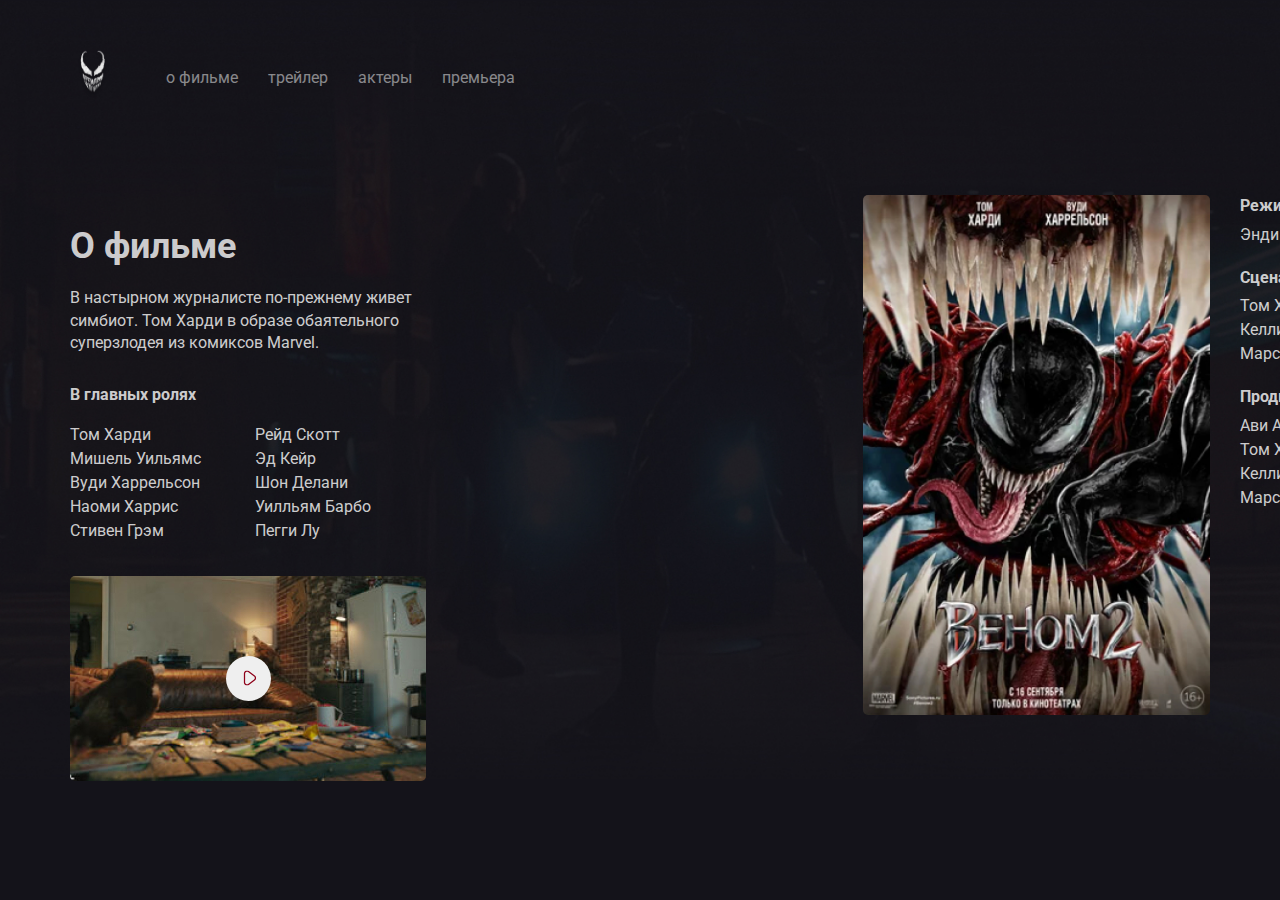
<file: about.html>
<!DOCTYPE html>
<html lang="ru">
<head>
    <meta charset="UTF-8">
    <meta http-equiv="X-UA-Compatible" content="IE=edge">
    <meta name="viewport" content="width=device-width, initial-scale=1.0">
    <title>О фильме Venom 2</title>
    <link rel="preconnect" href="https://fonts.gstatic.com">
    <link href="https://fonts.googleapis.com/css2?family=Roboto:wght@400;700&display=swap" rel="stylesheet">
    <link rel="stylesheet" href="css/normalize.css">
    <link rel="stylesheet" href="css/style.css">
</head>
<body class="primary-bg">
<div class="container">
    <header class="header"> 
        <a href="index.html" class="logo-link">
            <img width="46" height="71" src="img/logo.png" alt="logo: Venom" class="logo-image">
        </a>
        <nav class="nav">
            <button class="menu-button">
                <span class="menu-button-text">меню</span>
                <img src="img/menu.svg" alt="icon: burger menu" class="menu-button-icon">
            </button>
            <button class="menu-close">
                <span class="menu-close-text">закрыть</span>
                <img src="img/arrow.svg" alt="icon: arrow right" class="menu-close-icon">
            </button>
            <ul class="nav-menu">
                <li class="nav-menu-item">
                    <a href="about.html" class="nav-menu-link">о фильме</a>
                </li>
                <li class="nav-menu-item">
                    <a href="treiler.html" class="nav-menu-link">трейлер</a>
                </li>
                <li class="nav-menu-item">
                    <a href="actors.html" class="nav-menu-link">актеры</a>
                </li>
                <li class="nav-menu-item">
                    <a href="premier.html" class="nav-menu-link">премьера</a>
                </li>
 
            </ul>
        </nav>
    </header>
    <div class="content">
        <div class="col">
            <h2 class="content-title">О фильме</h2>
            <p class="content-text">В настырном журналисте по-прежнему живет симбиот. Том Харди в образе обаятельного суперзлодея из комиксов Marvel.</p>
            <h3 class="content-subtitle">В главных ролях</h3>
            <ul class="list column-2">
                <li class="list-item">Том Харди</li>
                <li class="list-item">Мишель Уильямс</li>
                <li class="list-item">Вуди Харрельсон</li>
                <li class="list-item">Наоми Харрис</li>
                <li class="list-item">Стивен Грэм</li>
                <li class="list-item">Рейд Скотт</li>
                <li class="list-item">Эд Кейр</li>
                <li class="list-item">Шон Делани</li>
                <li class="list-item">Уилльям Барбо</li>
                <li class="list-item">Пегги Лу</li>
            </ul>
            <div class="treiler">
                <button class="play">
                    <img src="img/play.svg" alt="icon: play" class="play-icon">
                </button>
            </div>
        </div>
        <!-- /.col -->
        <div class="col"></div>
            <div class="poster-wrapper">
                <img src="img/poster.jpg" alt="photo: poster venom 2" class="poster">
                <div class="creators">
                    <h3 class="content-subtitle">Режисер</h3>
                    <ul class="list">
                        <li class="list-item">Энди Серкис</li>
                    </ul>
                    <h3 class="content-subtitle">Сценарий</h3>
                    <ul class="list">
                        <li class="list-item">Том Харди</li>
                        <li class="list-item">Келли Марсел</li>
                    </ul>
                    <h3 class="content-subtitle">Продюссеры</h3>
                    <ul class="list">
                        <li class="list-item">Ави Арад</li>
                        <li class="list-item">Том Харди</li>
                        <li class="list-item">Келли Марсел</li>
                    </ul>
                </div>
            </div>
        <!-- /.col -->
    </div>
    <!-- /.content -->
</div>
<!-- /.container -->
<script src="js/main.js"></script>
</body>
</html>
</file>
<file: css/style.css>
body {
    color: #fff;
    font-family: 'Roboto', sans-serif;
    background: #14131A;
}
img {
    max-width: 100%;
}
.container {
    max-width: 1140px;
    width: 90%;
    margin: auto;
}
.header {
    display: flex;
    align-items: center;
    padding-top: 40px;
    margin-bottom: 80px;
}
.logo-link {
    display: inline-block;
    margin-right: 50px;
}
.nav-menu {
    margin: 0;
    padding: 0;
    list-style: none;
    display: flex;
}
.nav-menu-item {
    margin-right: 30px;
}
.nav-menu-link {
    text-decoration: none;
    color: rgba(255, 255, 255, 0.5);
}
.film-date {
    display: block;
    font-size: 24px;
    line-height: 28px;
    margin-bottom: 2%;
    color: rgba(255, 255, 255, 0.8);
}
.film-description {
    margin-top: 3%;
    max-width: 423px;
    font-size: 16px;
    line-height: 140%;
    color: rgba(255, 255, 255, 0.8);
}
.film-logo {
    width: 70%;
}
.button {
    padding: 15px 30px;
    border: none;
    border-radius: 5px;
    text-decoration: none;
    cursor: pointer;
}
.button-icon, .button-text {
    display: inline-block;
    vertical-align: middle;
}
.button-text {
    font-size: 14px;
    line-height: 16px;
    margin-left: 10px;
}
.button-primary {
    color: #8D0019;
    background-color: #fff;
}
.button-link {
    color: #fff;
}
.button-group {
    margin-top: 5%;
}
.venom {
    position: absolute;
    top: 0;
    right: 0;
    max-width: 728px;
    width: 40%;

}
.blood {
    background: url('../img/blood.png') no-repeat top right / 80%, #14131A url('../img/background.jpg') no-repeat center center /100%;
}
.primary-bg {
    background: #14131A url('../img/background.jpg') no-repeat center center /100%;
}
.content {
    display: flex;
}
.col {
    flex-basis: 50%;
}
.content-title {
    font-weight: bold;
    font-size: 36px;
    line-height: 42px;
    color: rgba(255, 255, 255, 0.8);
    margin-bottom: 20px;
}
.content-text {
    font-size: 16px;
    line-height: 140%;
    color: rgba(255, 255, 255, 0.8);
    max-width: 426px;
    margin-bottom: 30px;
}
.content-subtitle {
    font-weight: bold;
    font-size: 16px;
    line-height: 140%;
    color: rgba(255, 255, 255, 0.8);
    margin-top: 0;
}
.content .list {
    list-style-type: none;
    padding: 0;
    font-size: 16px;
    line-height: 140%;
    color: rgba(255, 255, 255, 0.8);
    margin-bottom: 15px;
}
.list-item {
    line-height: 1.5;
}
.column-2 {
    -webkit-column-count: 2;
    -moz-column-count: 2;
    column-count: 2;
    -webkit-column-gap: 20px;
    -moz-column-gap: 20px;
    column-gap: 20px;
    max-width: 350px;
}
.content .treiler {
    width: 356px;
    height: 205px;
    background: url("../img/treiler-cover.jpg") no-repeat center / contain;
    border-radius: 5px;
    display: flex;
    align-items: center;
    justify-content: center;
    margin-top: 33px;
}
.treiler .play {
    width: 45px;
    height: 45px;
    border-radius: 50%;
    border: none;
    cursor: pointer;
}
.treiler .play-icon {
    transform: translate(1px, 2px);
}
.poster-wrapper {
    display: flex;
    align-items: start;
}
.poster {
    width: 362px;
    border-radius: 5px;
    margin-right: 30px;
}
.poster-wrapper .content-subtitle {
    margin-bottom: 5px;
}
.poster-wrapper .list {
    margin: 0;
    margin-bottom: 20px;
}
.menu-button {
    display: none;
}
.menu-close {
    display: none;
}
@media (max-width: 1024px) {
    .content {
        flex-direction: column;
        padding-bottom: 5%;
    }
    .col {
        margin-bottom: 5%;
    }
    .header {
        margin-bottom: 4%;
    }
    .film {
        margin-top: 20%;
    }
}
@media (max-width: 768px) {
    .blood {
        background: #14131A;
    }
    .venom {
        top: 10%;
    }
}
@media (max-width: 576px) {
    .venom {
        top: 20%;
        width: 40%;
    }
    .nav-menu {
        position: fixed;
        left: 0;
        top: 0;
        z-index: 9;
        width: 100%;
        height: 100%;
        background-color: #fff;
        display: flex;
        justify-content: center;
        align-items: center;
        flex-direction: column;
        transform: translateX(100%);
        transition: transform 0.3s;
    }
    .nav-menu-item {
        margin-bottom: 2%;
        margin-top: 2%;
        margin-right: 0;
    }
    .menu-close {
        position: fixed;
        opacity: 0;
        right: 25px;
        top: 65px;
        display: flex;
        align-items: center;
        z-index: 10;
        border: none;
        background-color: #fff;
        cursor: pointer;
        transform: translateX(300%);
        transition: transform 0.3s;
        transition-delay: 0.4s;
    }
    .is-active {
        transform: translateX(0%);
        opacity: 1;
    }
    .menu-close-text {
        margin-right: 10px;
    }
    .nav-menu-link {
        color: #14131A;
    }
    .nav {
        margin-left: auto;
    }
    .menu-button {
        display: flex;
        align-items: center;
        justify-content: center;
        padding: 10px;
        border: none;
        background-color: #14131A;
        cursor: pointer;
        color: #fff;
    }
    .menu-button-text {
        margin-right: 10px;
    }
    .button-group {
        display: flex;
        align-items: center;
        justify-content: center;
        flex-direction: column;
    }
    .film {
        text-align: center;
    }
    .poster-wrapper {
        flex-direction: column;
    }
    .poster {
        margin-bottom: 4%;
        margin-right: 0;  
        width: 100%;
        max-width: 350px;
    }
    .content .treiler {
        max-width: 350px;
        width: 100%;
    }
}
</file>
